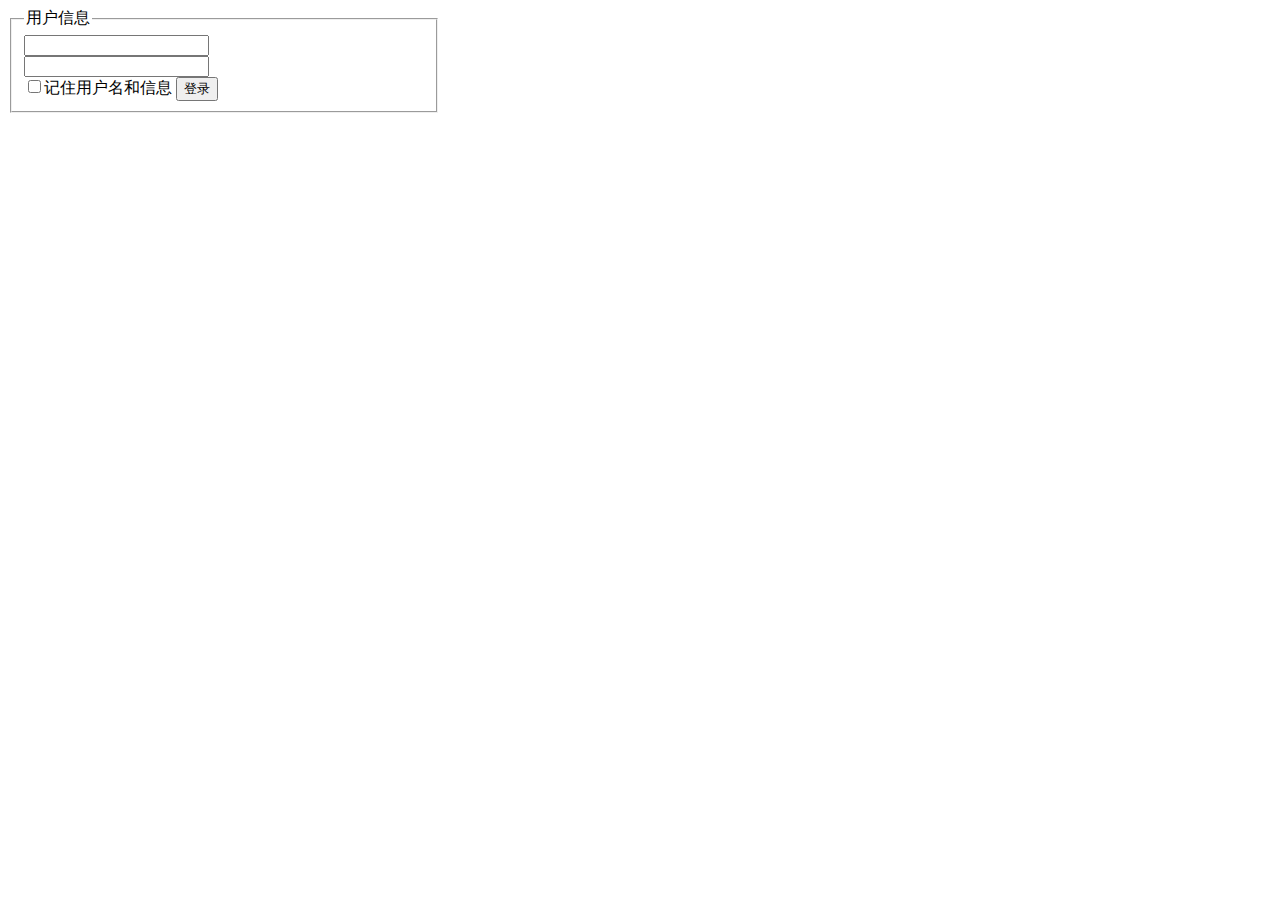
<file: 记住密码.html>
<!DOCTYPE html>
<html>
	<head>
		<meta charset="UTF-8">
		<title></title>
      <script type="text/javascript" src="public.js" ></script>
			
		</script>
	</head>
	<body>
		<fieldset style="width:400px">
			<legend>用户信息</legend>
			<input type="text" id="" value="" /><br>
			<input type="password" name="" /><br>
			<input type="checkbox" />记住用户名和信息
			<input type="button" value="登录" />
			
			
		</fieldset>
		<script type="text/javascript">
			var inpu=document.getElementsByTagName('input');
			
			if(getcookie('usename')&&getcookie('password')){
				inpu[0].value=getcookie('usename');
				inpu[1].value=getcookie('password');
				inpu[2].checked=true;
			}
			
			inpu[3].onclick=function(){
				if(inpu[2].checked){
				setcookie("usename",inpu[0].value,10);
				setcookie("password",inpu[1].value,10);
				}else{
					removecookie('usename');
					removecookie('password');
					
				}
				
			}
		
			
			
			
		</script>
	</body>
</html>
</file>
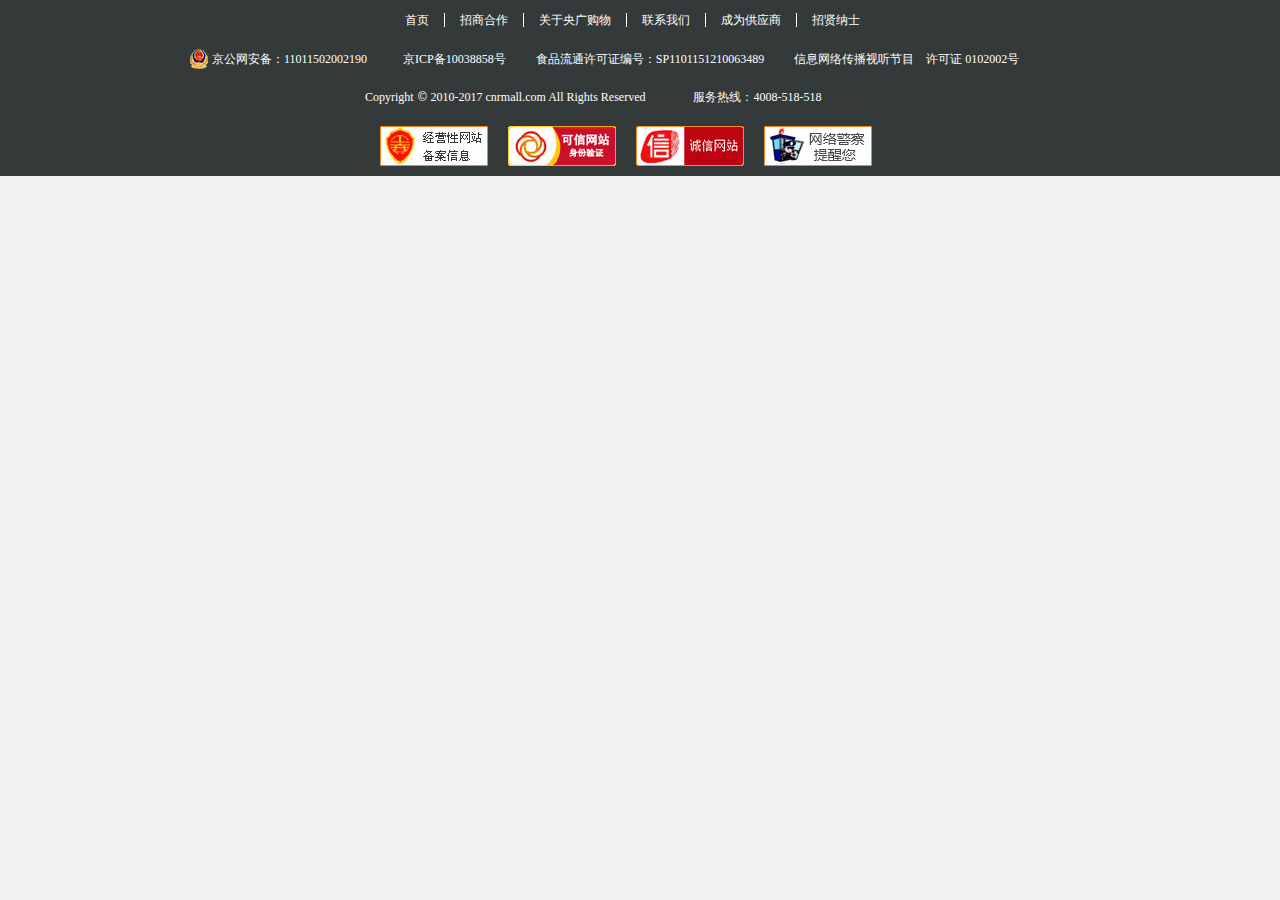
<file: response/public-footer.html>
<!DOCTYPE html>
<html>
	<head>
		<meta charset="UTF-8">
		<title></title>
		<link rel="stylesheet" href="css/public.css"/>
		
	</head>
	<body>
		<div class='footer'>
			<div class="wrapper">
				<ul class="ul1 clear"><!--//尾部公司信息-->
					<li><a href="https://www.cnrmall.com/">首页</a></li>				
					<li><a target="_blank" href="https://web.cnrmall.com/article/list/199093">招商合作</a></li>
					<li><a target="_blank" href="https://web.cnrmall.com/article/info/22">关于央广购物</a> </li>
					<li><a target="_blank" href="https://web.cnrmall.com/article/info/175304">联系我们</a></li>
					<li><a target="_blank" href="http://scm.cnrmall.com/veninfo/venlogin/index.jsp">成为供应商</a></li>
					<li><a class="border-none" target="_blank" href="https://web.cnrmall.com/article/info/532349">招贤纳士</a> </li>
				</ul>
				
				<ul class="ul2 clear"><!--//许可证标号-->
					<li><i></i><a class="ul2-a">京公网安备：11011502002190&nbsp;&nbsp</a></li>
					<li><a target="_blank" href="javascript:;">京ICP备10038858号</a></li>
					<li><a target="_blank" href="javascript:;">食品流通许可证编号：SP1101151210063489</a></li>
					<li><a target="_blank" href="javascript:;">信息网络传播视听节目　许可证 0102002号</a></li>				
				</ul>
			    <ul class="ul3 clear"><!--//服务热线-->
			    	<li>Copyright<em style="font-family:Arial,Verdana; margin:0 4px">©</em>2010-2017 cnrmall.com All Rights Reserved&nbsp;&nbsp;&nbsp;&nbsp;　　　服务热线：4008-518-518</li>
			    	
			    </ul>
			    <ul class="ul4 clear"><!--//资质图片-->
			    	<li><a href=""></a></li>
			    	<li><a href="https://ss.knet.cn/verifyseal.dll?sn=e16110811011565130ecka000000&ct=df&a=1&pa=0.8187958899309287"></a></li>
			    	<li><a href="https://credit.szfw.org/CX63030000051620161107.html"></a></li>
			    	<li><a href="http://www.bj.cyberpolice.cn/index.do"></a></li>

			    </ul>
			</div>
		</div>
		
		
		
		
		
		
		
		
	</body>
</html>
</file>
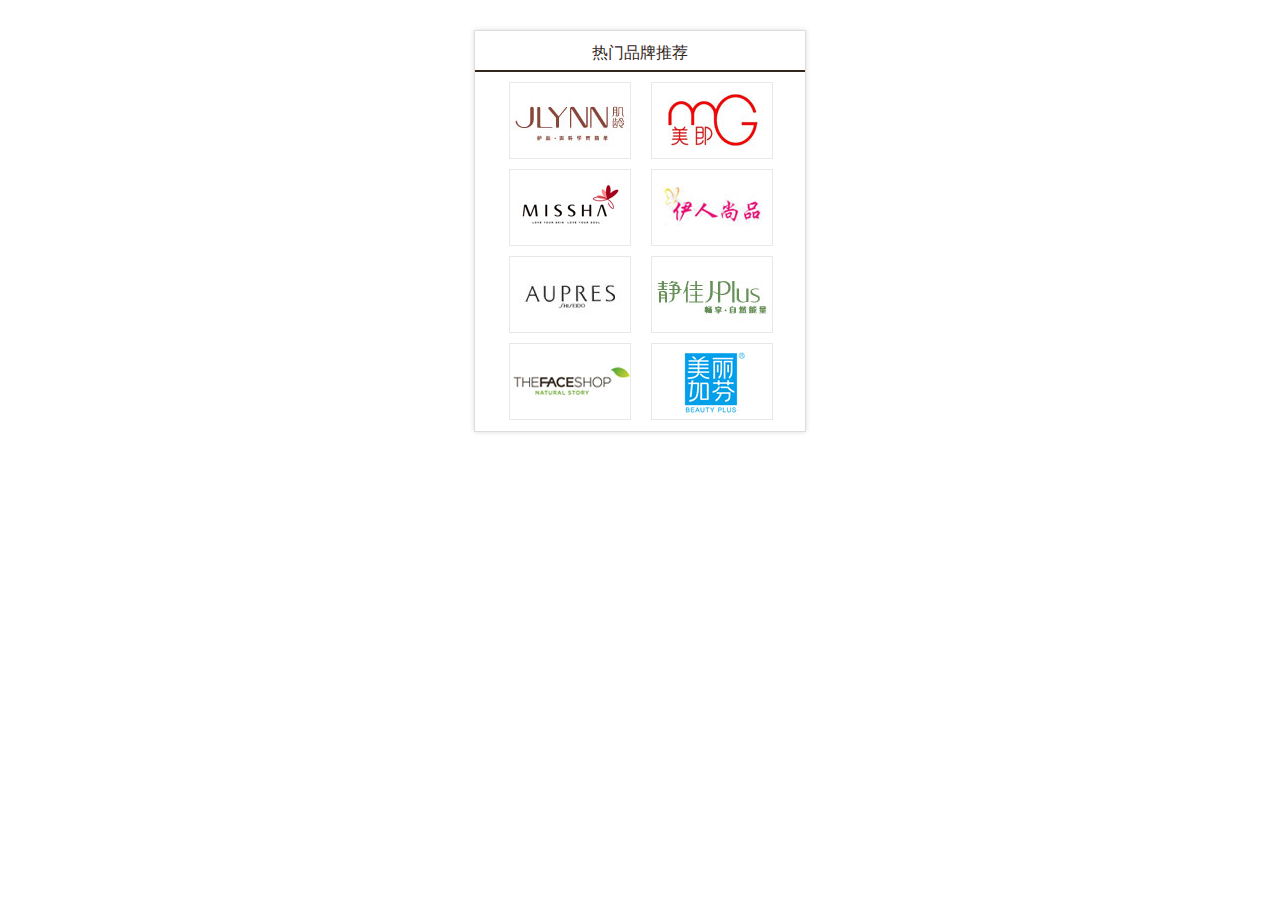
<file: 图片翻转/图片翻转.html>
﻿<!DOCTYPE html>
<html lang="en">
<head>
    <meta charset="utf-8"/>
    <title>图片翻牌旋转特效</title>
    <style>
    * {
        margin: 0px;
        padding: 0px;
    }
    
    li {
        list-style: none;
    }
    
    #brand {
        width: 330px;
        height: 400px;
        border: 1px solid #dddddd;
        box-shadow: 0px 0px 5px #dddddd;
        margin: 30px auto;
    }
    
    #brand .title {
        width: 100%;
        height: 35px;
        line-height: 35px;
        font-size: 16px;
        margin-top: 4px;
        border-bottom: 2px solid #33261c;
        text-align: center;
        color: #33261c;
    }
    
    #brand .bd-box {
        width: 284px;
        height: 358px;
        overflow: hidden;
        padding: 0px 24px;
    }
    
    #brand .bd-box li {
        float: left;
        width: 122px;
        height: 77px;
        overflow: hidden;
        position: relative;
        margin: 10px 10px 0px 10px;
    }
    
    #brand .bd-box li img {
        width: 120px;
        height: 75px;
        border: 1px solid #e9e8e8;
        position: absolute;
        left: 0px;
        top: 0px;
        z-index: 2;
        overflow: hidden;
    }
    
    #brand .bd-box li span {
        width: 120px;
        height: 0px;
        border: 1px solid #e9e8e8;
        position: absolute;
        left: 0px;
        top: 38px;
        z-index: 1;
        text-align: center;
        line-height: 75px;
        font-size: 14px;
        color: #FFF;
        background: #ffa340;
        font-weight: bold;
        overflow: hidden;
        display: none;
    }
    
    #brand .bd-box li a {
        width: 120px;
        height: 75px;
        position: absolute;
        left: 0px;
        top: 0px;
        z-index: 3;
    }
    </style>
   
</head>

<body>
    <div id="brand">
        <div class='title'>
            热门品牌推荐
        </div>
        <ul class='bd-box'>
            <li>
                <a href="http://www.baidu.com"> </a>
                <img src="images/1.jpg" />
                <span>肌龄</span>
            </li>
            <li>
                <a href="##"> </a>
                <img src="images/2.jpg" />
                <span>肌龄</span>
            </li>
            <li>
                <a href="##"> </a>
                <img src="images/3.jpg" />
                <span>肌龄</span>
            </li>
            <li>
                <a href="##"> </a>
                <img src="images/4.jpg" />
                <span>肌龄</span>
            </li>
            <li>
                <a href="##"> </a>
                <img src="images/5.jpg" />
                <span>肌龄</span>
            </li>
            <li>
                <a href="##"> </a>
                <img src="images/6.jpg" />
                <span>肌龄</span>
            </li>
            <li>
                <a href="##"> </a>
                <img src="images/7.jpg" />
                <span>肌龄</span>
            </li>
            <li>
                <a href="##"> </a>
                <img src="images/8.jpg" />
                <span>肌龄</span>
            </li>
        </ul>
    </div>
    <script src="http://apps.bdimg.com/libs/jquery/2.1.4/jquery.min.js" type="text/javascript" charset="utf-8"></script>
    <script type="text/javascript">
    	
    	/*$('li').hover(function(){
    		
    			
    		$(this).children('img').animate({
    			zIndex:1,
    			height:0,
    			top:30,
    			
    		},'slow')
    		$(this).children('span').delay(400).animate({
    			zIndex:2,
    			height:75,
    			display:'black',
    			top:0
    		},'slow');
    	
    	},function(){	
    			$(this).children('img').delay(400).animate({
    			zIndex:2,
    			height:75,
    			top:0,
    			
    		},'slow')
    		$(this).children('span').animate({
    			zIndex:1,
    			height:0,
    			display:'none',
    			top:38
    		},'slow')
    	  		 
    	})*/
    	
    	$('li').hover(function(){
    		var $img=$(this).find('img');
    		$img.animate({
    			height:0,
    			top:38
    		},function(){
    			$img.hide();
    			$img.next('span').animate({
    				height:75,
    				top:0
    				
    			})
    		})
    		
    	},function(){
    		var $img=$(this).find('img');
    		$img.next('span').animate({
    			height:0,
    			top:38
    		},function(){
    			$img.next('span').hide()
    			$img.show().animate({
    				height:75,
    				top:0
    			})
    		})
    		
    	})
    </script>
</body>

</html>
</file>
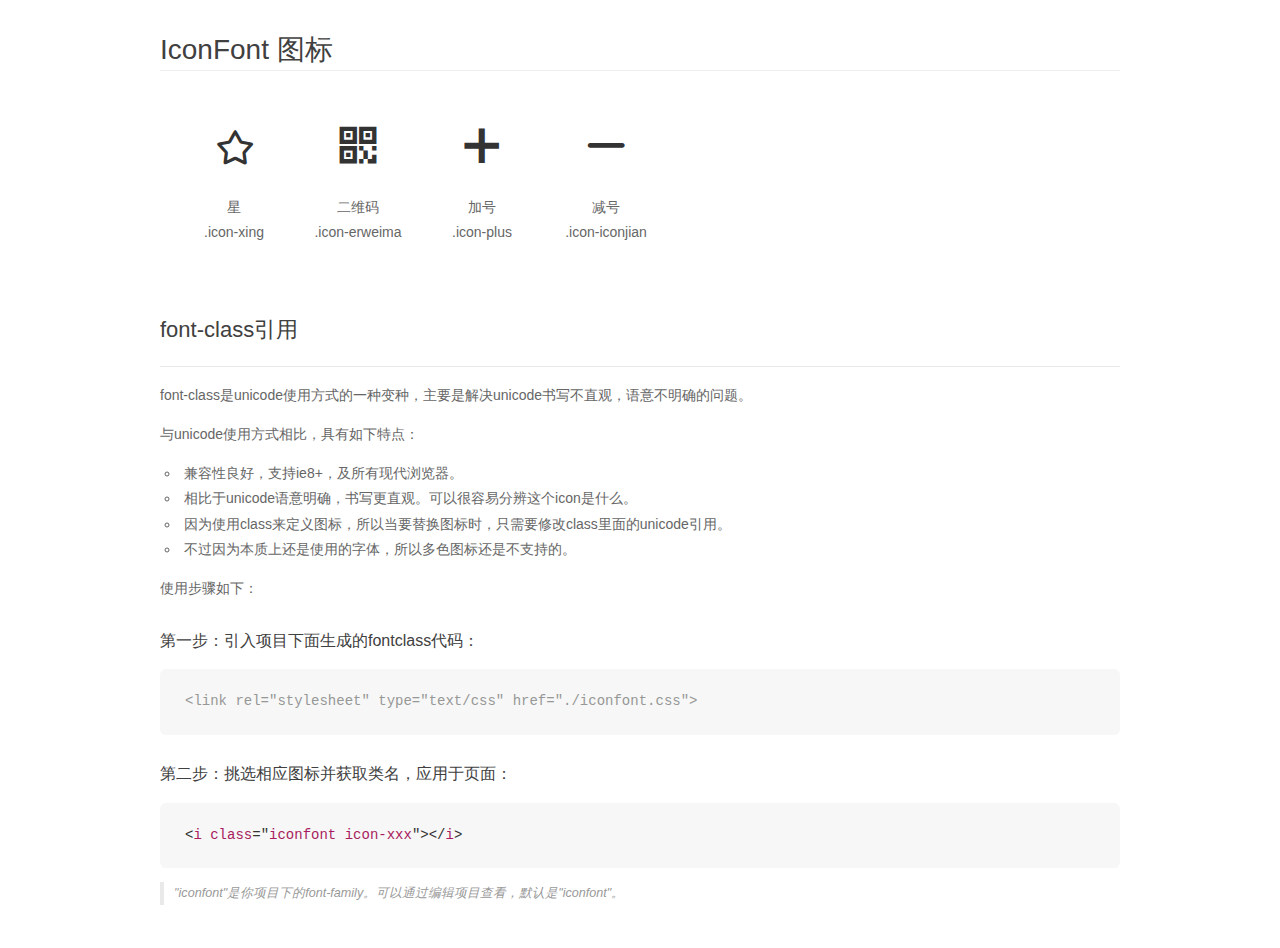
<file: response/font/demo_fontclass.html>
<!DOCTYPE html>
<html>
<head>
    <meta charset="utf-8"/>
    <title>IconFont</title>
    <link rel="stylesheet" href="demo.css">
    <link rel="stylesheet" href="iconfont.css">
</head>
<body>
    <div class="main markdown">
        <h1>IconFont 图标</h1>
        <ul class="icon_lists clear">
            
                <li>
                <i class="icon iconfont icon-xing"></i>
                    <div class="name">星</div>
                    <div class="fontclass">.icon-xing</div>
                </li>
            
                <li>
                <i class="icon iconfont icon-erweima"></i>
                    <div class="name">二维码</div>
                    <div class="fontclass">.icon-erweima</div>
                </li>
            
                <li>
                <i class="icon iconfont icon-plus"></i>
                    <div class="name">加号</div>
                    <div class="fontclass">.icon-plus</div>
                </li>
            
                <li>
                <i class="icon iconfont icon-iconjian"></i>
                    <div class="name">减号</div>
                    <div class="fontclass">.icon-iconjian</div>
                </li>
            
        </ul>

        <h2 id="font-class-">font-class引用</h2>
        <hr>

        <p>font-class是unicode使用方式的一种变种，主要是解决unicode书写不直观，语意不明确的问题。</p>
        <p>与unicode使用方式相比，具有如下特点：</p>
        <ul>
        <li>兼容性良好，支持ie8+，及所有现代浏览器。</li>
        <li>相比于unicode语意明确，书写更直观。可以很容易分辨这个icon是什么。</li>
        <li>因为使用class来定义图标，所以当要替换图标时，只需要修改class里面的unicode引用。</li>
        <li>不过因为本质上还是使用的字体，所以多色图标还是不支持的。</li>
        </ul>
        <p>使用步骤如下：</p>
        <h3 id="-fontclass-">第一步：引入项目下面生成的fontclass代码：</h3>


        <pre><code class="lang-js hljs javascript"><span class="hljs-comment">&lt;link rel="stylesheet" type="text/css" href="./iconfont.css"&gt;</span></code></pre>
        <h3 id="-">第二步：挑选相应图标并获取类名，应用于页面：</h3>
        <pre><code class="lang-css hljs">&lt;<span class="hljs-selector-tag">i</span> <span class="hljs-selector-tag">class</span>="<span class="hljs-selector-tag">iconfont</span> <span class="hljs-selector-tag">icon-xxx</span>"&gt;&lt;/<span class="hljs-selector-tag">i</span>&gt;</code></pre>
        <blockquote>
        <p>"iconfont"是你项目下的font-family。可以通过编辑项目查看，默认是"iconfont"。</p>
        </blockquote>
    </div>
</body>
</html>
</file>
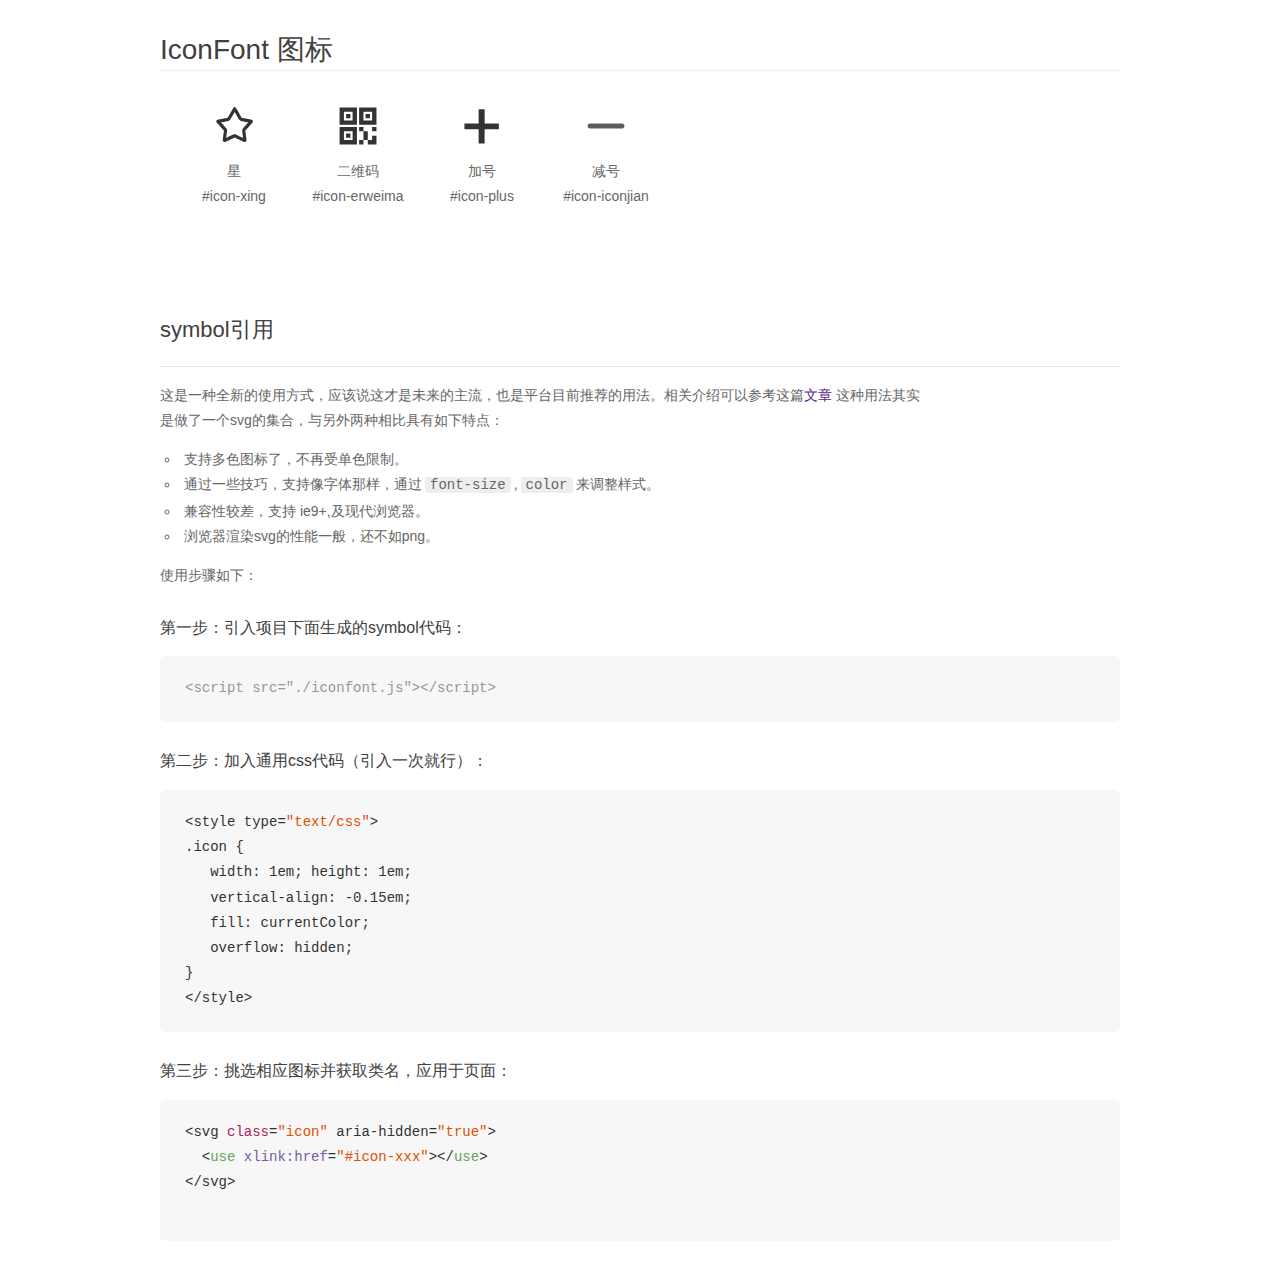
<file: response/font/demo_symbol.html>
<!DOCTYPE html>
<html>
<head>
    <meta charset="utf-8"/>
    <title>IconFont</title>
    <link rel="stylesheet" href="demo.css">
    <script src="iconfont.js"></script>

    <style type="text/css">
        .icon {
          /* 通过设置 font-size 来改变图标大小 */
          width: 1em; height: 1em;
          /* 图标和文字相邻时，垂直对齐 */
          vertical-align: -0.15em;
          /* 通过设置 color 来改变 SVG 的颜色/fill */
          fill: currentColor;
          /* path 和 stroke 溢出 viewBox 部分在 IE 下会显示
             normalize.css 中也包含这行 */
          overflow: hidden;
        }

    </style>
</head>
<body>
    <div class="main markdown">
        <h1>IconFont 图标</h1>
        <ul class="icon_lists clear">
            
                <li>
                    <svg class="icon" aria-hidden="true">
                        <use xlink:href="#icon-xing"></use>
                    </svg>
                    <div class="name">星</div>
                    <div class="fontclass">#icon-xing</div>
                </li>
            
                <li>
                    <svg class="icon" aria-hidden="true">
                        <use xlink:href="#icon-erweima"></use>
                    </svg>
                    <div class="name">二维码</div>
                    <div class="fontclass">#icon-erweima</div>
                </li>
            
                <li>
                    <svg class="icon" aria-hidden="true">
                        <use xlink:href="#icon-plus"></use>
                    </svg>
                    <div class="name">加号</div>
                    <div class="fontclass">#icon-plus</div>
                </li>
            
                <li>
                    <svg class="icon" aria-hidden="true">
                        <use xlink:href="#icon-iconjian"></use>
                    </svg>
                    <div class="name">减号</div>
                    <div class="fontclass">#icon-iconjian</div>
                </li>
            
        </ul>


        <h2 id="symbol-">symbol引用</h2>
        <hr>

        <p>这是一种全新的使用方式，应该说这才是未来的主流，也是平台目前推荐的用法。相关介绍可以参考这篇<a href="">文章</a>
        这种用法其实是做了一个svg的集合，与另外两种相比具有如下特点：</p>
        <ul>
          <li>支持多色图标了，不再受单色限制。</li>
          <li>通过一些技巧，支持像字体那样，通过<code>font-size</code>,<code>color</code>来调整样式。</li>
          <li>兼容性较差，支持 ie9+,及现代浏览器。</li>
          <li>浏览器渲染svg的性能一般，还不如png。</li>
        </ul>
        <p>使用步骤如下：</p>
        <h3 id="-symbol-">第一步：引入项目下面生成的symbol代码：</h3>
        <pre><code class="lang-js hljs javascript"><span class="hljs-comment">&lt;script src="./iconfont.js"&gt;&lt;/script&gt;</span></code></pre>
        <h3 id="-css-">第二步：加入通用css代码（引入一次就行）：</h3>
        <pre><code class="lang-js hljs javascript">&lt;style type=<span class="hljs-string">"text/css"</span>&gt;
.icon {
   width: <span class="hljs-number">1</span>em; height: <span class="hljs-number">1</span>em;
   vertical-align: <span class="hljs-number">-0.15</span>em;
   fill: currentColor;
   overflow: hidden;
}
&lt;<span class="hljs-regexp">/style&gt;</span></code></pre>
        <h3 id="-">第三步：挑选相应图标并获取类名，应用于页面：</h3>
        <pre><code class="lang-js hljs javascript">&lt;svg <span class="hljs-class"><span class="hljs-keyword">class</span></span>=<span class="hljs-string">"icon"</span> aria-hidden=<span class="hljs-string">"true"</span>&gt;<span class="xml"><span class="hljs-tag">
  &lt;<span class="hljs-name">use</span> <span class="hljs-attr">xlink:href</span>=<span class="hljs-string">"#icon-xxx"</span>&gt;</span><span class="hljs-tag">&lt;/<span class="hljs-name">use</span>&gt;</span>
</span>&lt;<span class="hljs-regexp">/svg&gt;
        </span></code></pre>
    </div>
</body>
</html>
</file>
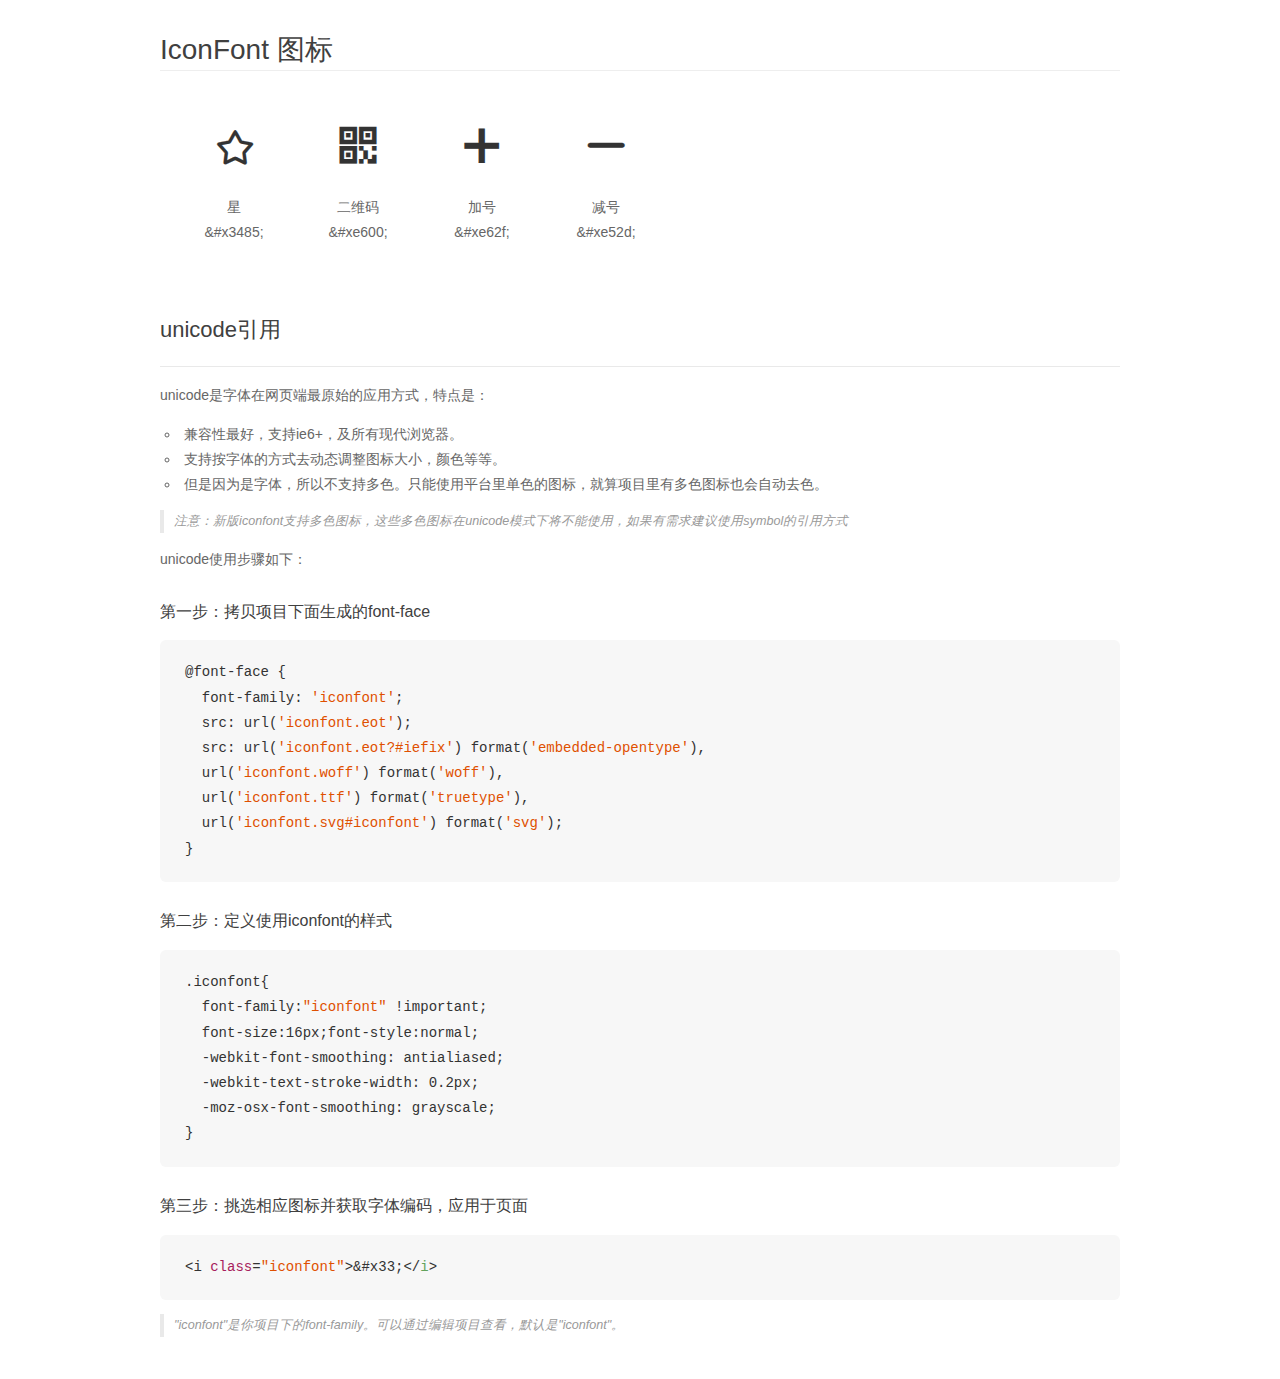
<file: response/font/demo_unicode.html>
<!DOCTYPE html>
<html>
<head>
    <meta charset="utf-8"/>
    <title>IconFont</title>
    <link rel="stylesheet" href="demo.css">

    <style type="text/css">

        @font-face {font-family: "iconfont";
          src: url('iconfont.eot'); /* IE9*/
          src: url('iconfont.eot#iefix') format('embedded-opentype'), /* IE6-IE8 */
          url('iconfont.woff') format('woff'), /* chrome, firefox */
          url('iconfont.ttf') format('truetype'), /* chrome, firefox, opera, Safari, Android, iOS 4.2+*/
          url('iconfont.svg#iconfont') format('svg'); /* iOS 4.1- */
        }

        .iconfont {
          font-family:"iconfont" !important;
          font-size:16px;
          font-style:normal;
          -webkit-font-smoothing: antialiased;
          -webkit-text-stroke-width: 0.2px;
          -moz-osx-font-smoothing: grayscale;
        }

    </style>
</head>
<body>
    <div class="main markdown">
        <h1>IconFont 图标</h1>
        <ul class="icon_lists clear">
            
                <li>
                <i class="icon iconfont">&#x3485;</i>
                    <div class="name">星</div>
                    <div class="code">&amp;#x3485;</div>
                </li>
            
                <li>
                <i class="icon iconfont">&#xe600;</i>
                    <div class="name">二维码</div>
                    <div class="code">&amp;#xe600;</div>
                </li>
            
                <li>
                <i class="icon iconfont">&#xe62f;</i>
                    <div class="name">加号</div>
                    <div class="code">&amp;#xe62f;</div>
                </li>
            
                <li>
                <i class="icon iconfont">&#xe52d;</i>
                    <div class="name">减号</div>
                    <div class="code">&amp;#xe52d;</div>
                </li>
            
        </ul>
        <h2 id="unicode-">unicode引用</h2>
        <hr>

        <p>unicode是字体在网页端最原始的应用方式，特点是：</p>
        <ul>
        <li>兼容性最好，支持ie6+，及所有现代浏览器。</li>
        <li>支持按字体的方式去动态调整图标大小，颜色等等。</li>
        <li>但是因为是字体，所以不支持多色。只能使用平台里单色的图标，就算项目里有多色图标也会自动去色。</li>
        </ul>
        <blockquote>
        <p>注意：新版iconfont支持多色图标，这些多色图标在unicode模式下将不能使用，如果有需求建议使用symbol的引用方式</p>
        </blockquote>
        <p>unicode使用步骤如下：</p>
        <h3 id="-font-face">第一步：拷贝项目下面生成的font-face</h3>
        <pre><code class="lang-js hljs javascript">@font-face {
  font-family: <span class="hljs-string">'iconfont'</span>;
  src: url(<span class="hljs-string">'iconfont.eot'</span>);
  src: url(<span class="hljs-string">'iconfont.eot?#iefix'</span>) format(<span class="hljs-string">'embedded-opentype'</span>),
  url(<span class="hljs-string">'iconfont.woff'</span>) format(<span class="hljs-string">'woff'</span>),
  url(<span class="hljs-string">'iconfont.ttf'</span>) format(<span class="hljs-string">'truetype'</span>),
  url(<span class="hljs-string">'iconfont.svg#iconfont'</span>) format(<span class="hljs-string">'svg'</span>);
}
</code></pre>
        <h3 id="-iconfont-">第二步：定义使用iconfont的样式</h3>
        <pre><code class="lang-js hljs javascript">.iconfont{
  font-family:<span class="hljs-string">"iconfont"</span> !important;
  font-size:<span class="hljs-number">16</span>px;font-style:normal;
  -webkit-font-smoothing: antialiased;
  -webkit-text-stroke-width: <span class="hljs-number">0.2</span>px;
  -moz-osx-font-smoothing: grayscale;
}
</code></pre>
        <h3 id="-">第三步：挑选相应图标并获取字体编码，应用于页面</h3>
        <pre><code class="lang-js hljs javascript">&lt;i <span class="hljs-class"><span class="hljs-keyword">class</span></span>=<span class="hljs-string">"iconfont"</span>&gt;&amp;#x33;<span class="xml"><span class="hljs-tag">&lt;/<span class="hljs-name">i</span>&gt;</span></span></code></pre>

        <blockquote>
        <p>"iconfont"是你项目下的font-family。可以通过编辑项目查看，默认是"iconfont"。</p>
        </blockquote>
    </div>


</body>
</html>
</file>
<file: response/css/public.css>
* {
  margin: 0;
  padding: 0;
}

a {
  color: #7b7b7b;
  text-decoration: none;
}

.clear:after {
  content: "";
  display: block;
  height: 0;
  clear: both;
}

li {
  list-style: none;
}

body {
  background: #F2F2F2;
  padding: 5px;
}

.clear:after {
  content: "";
  display: block;
  height: 0;
  clear: both;
}

html, body, div, ul, ol, li, dl, dt, dd, h1, h2, h3, h4, h5, h6, pre, form, p, blockquote, fieldset, input {
  margin: 0;
  padding: 0;
}

article, aside, dialog, footer, header, section, footer, nav, figure, menu {
  display: block;
}

li {
  list-style: none;
}

a {
  color: #7b7b7b;
  text-decoration: none;
}

.header {
  font-size: 14px;
  width: 100%;
  background: #f6f6f6;
}
.header .wrapper {
  width: 1200px;
  margin: 0 auto;
  padding: 10px 30px 10px 10px;
}
.header .wrapper .left {
  position: relative;
  z-index: 1;
  float: left;
}
.header .wrapper .right {
  float: right;
}
.header .wrapper .right .login, .header .wrapper .right .quickMenu, .header .wrapper .right .new-home {
  height: 20px;
  float: left;
}

.quickMenu dl {
  float: left;
  position: relative;
}
.quickMenu dl dt {
  border-left: solid 1px #E1E1E1;
  padding-left: 14px;
  font-size: 14px;
  color: #7b7b7b;
  margin: 0 10px 0 0;
}
.quickMenu dl dt .arrow {
  background: url(../img/top_bg.png) no-repeat 0 0;
  vertical-align: middle;
  display: inline-block;
  width: 6px;
  height: 3px;
  margin-left: 6px;
  transition: all 0.5s;
}
.quickMenu dl:hover .arrow {
  transform: rotateZ(180deg);
}
.quickMenu dl:hover .arrow1 {
  display: block;
}
.quickMenu dl:hover dd {
  height: 100px;
  border: solid 1px #E1E1E1;
  border-top: none;
}
.quickMenu dl dd {
  width: 80px;
  height: 0px;
  background: #fff;
  position: absolute;
  border-top: none;
  overflow: hidden;
  left: 5px;
  padding-left: 8px;
  transition: all 0.2s;
  z-index: 100;
}
.quickMenu dl dd ul li {
  margin: 10px 0 10px 0;
}

.arrow1 {
  width: 80px;
  height: 20px;
  background: #fff;
  position: absolute;
  left: 5px;
  top: 0;
  border: solid 1px #E1E1E1;
  text-align: center;
  padding-left: 8px;
  display: none;
  color: #7b7b7b;
}
.arrow1 .arrow {
  background: url(../img/top_bg.png) no-repeat 0 0;
  vertical-align: middle;
  display: inline-block;
  width: 6px;
  height: 3px;
  margin-left: 6px;
  transition: all 0.5s;
}

.login .c-danger {
  color: red;
}

.new-home {
  margin-left: 10px;
}
.new-home img {
  vertical-align: middle;
}

.login li a:hover, .quickMenu li a:hover, .new-home li a:hover {
  color: red;
}

.search {
  width: 100%;
  padding-bottom: 20px;
  background: #fff;
}

.search .wrapper {
  width: 1200px;
  margin: 0 auto;
}
.search .wrapper .logo {
  width: 240px;
  height: 68px;
  float: left;
  margin: 22px 80px auto 0;
}
.search .wrapper .search-layout {
  width: 550px;
  float: left;
  margin: 24px 0 0 38px;
}
.search .wrapper .search-layout .top {
  display: block;
  width: 100%;
  height: 36px;
  position: relative;
  border: 2px solid #f15c18;
}
.search .wrapper .search-layout .top .title {
  float: left;
  width: 68px;
  height: 36px;
  background: #f8f8f8;
}
.search .wrapper .search-layout .top .title a {
  display: block;
  font-size: 12px;
  border-right: #f0f0f0 1px solid;
  height: 36px;
  background: #f8f8f8;
  width: 53px;
  line-height: 36px;
  padding-left: 15px;
  position: relative;
}
.search .wrapper .search-layout .top .title a i {
  display: block;
  position: absolute;
  left: 53px;
  top: 17px;
  width: 8px;
  height: 4px;
  background: url(../img/top_bg.png) -20px 0;
}
.search .wrapper .search-layout .top .input {
  float: left;
}
.search .wrapper .search-layout .top .input input {
  width: 357px;
  height: 24px;
  padding: 7px 5px 5px 20px;
  line-height: 22px;
  color: #555;
  border: none;
  outline: none;
}
.search .wrapper .search-layout .top .botton {
  float: left;
  width: 100px;
}
.search .wrapper .search-layout .top .botton .bnt {
  width: 100px;
  height: 36px;
  background: #f15c18;
  line-height: 36px;
  color: #555;
  border: none;
  outline: none;
  color: #fff;
  cursor: pointer;
}

.search .bottom {
  width: 550px;
}
.search .bottom ul li {
  float: left;
}
.search .bottom ul li a {
  font-size: 12px;
  padding: 0 7px;
  color: #999;
  border-right: 1px solid #999;
}
.search .bottom ul li:nth-of-type(7) a {
  border-right: none;
}

.search-menu {
  font-size: 12px;
  margin-top: 24px;
  float: right;
}
.search-menu .left, .search-menu .right {
  width: 116px;
  height: 36px;
  float: left;
  cursor: pointer;
}
.search-menu .left dl, .search-menu .right dl {
  position: relative;
  width: 100%;
  height: 100%;
}
.search-menu .left dl dt, .search-menu .right dl dt {
  width: 100%;
  height: 100%;
  border: 1px solid #f0f0f0;
}
.search-menu .left dl dt span, .search-menu .right dl dt span {
  float: left;
  display: block;
  width: 20px;
  height: 18px;
  margin: 6px 10px;
  background: url(../img/yangguang.png) no-repeat -7px -4px;
}
.search-menu .left dl dt div, .search-menu .right dl dt div {
  float: left;
  width: 60px;
  height: 20px;
  display: block;
  color: #000000;
  margin: 9px 0px;
}
.search-menu .left dl dt div a, .search-menu .right dl dt div a {
  width: 100%;
  height: 100%;
}
.search-menu .left dl dt i, .search-menu .right dl dt i {
  margin: 15px 0;
  float: left;
  display: block;
  width: 10px;
  height: 18px;
  background: url(../img/top_bg.png) no-repeat -150px -16px;
}

.search-menu .left dd {
  display: none;
  position: absolute;
  top: 0px;
  left: -176px;
  width: 272px;
  height: 159px;
  padding: 10px;
  background: #fff;
  border: 1px solid #f0f0f0;
  position: relative;
}
.search-menu .left dd .yin {
  width: 116px;
  height: 2px;
  background: #FFF;
  position: absolute;
  right: 0;
  top: -2px;
}
.search-menu .left dd .user-box {
  height: 59px;
}
.search-menu .left dd .user-box .user-avatar {
  float: left;
  width: 48px;
  height: 48px;
  border-radius: 100%;
}
.search-menu .left dd .user-box .user-avatar img {
  width: 48px;
  height: 48px;
  border-radius: 100%;
}
.search-menu .left dd .user-box .user-info {
  float: right;
  width: 190px;
}
.search-menu .left dd .user-box .user-info a {
  border-radius: 3px !important;
  font-size: 12px !important;
  line-height: 1.5 !important;
  padding: 5px 10px !important;
  background-color: #fff;
  border-color: #E2E7EB;
  color: #333;
  display: inline-block;
  padding: 6px 12px;
  margin-bottom: 0;
  text-align: center;
  vertical-align: top;
  border: 1px solid #f0f0f0;
}
.search-menu .left dd .user-box .user-info a:hover {
  background-color: #E2E7EB;
}

.search-menu .right dd {
  display: none;
  position: absolute;
  top: -1px;
  left: -254px;
  width: 350px;
  padding: 10px;
  background: #fff;
  border: 1px solid #f0f0f0;
  position: relative;
}
.search-menu .right dd .yin {
  width: 116px;
  height: 2px;
  background: #FFF;
  position: absolute;
  right: 0;
  top: -2px;
}
.search-menu .right dd .user-box .user-avatar {
  font-weight: 900;
  padding-bottom: 20px;
  border-bottom: #555555 1px solid;
}
.search-menu .right dd .user-box .user-info {
  padding: 20px 20px;
}

.user-centent-menu {
  width: 100%;
  overflow: hidden;
  border-top: 1px dashed #E2E7EB;
  padding-top: 10px;
}
.user-centent-menu ul {
  width: 100%;
}
.user-centent-menu ul li {
  width: 50%;
  float: left;
  padding: 4px 0;
  margin: 0;
}
.user-centent-menu ul li a {
  color: #333;
  font-size: 12px;
}

img {
  border: 0;
}

.user-centent-menu a:hover {
  color: #FF0000;
}

.search-menu .right {
  margin-left: 10px;
}

.search-menu .right dl dt span {
  background: url(../img/yangguang.png) no-repeat -36px -3px;
  margin: 6px 7px;
}

.search-menu .right dl dt i {
  margin: 15px 0 15px 7px;
}

#nav {
  width: 100%;
  background: #fff;
  border-bottom: #F15C18 1px solid;
}
#nav .wrapper {
  width: 1200px;
  margin: 0 auto;
}
#nav .wrapper .all-category {
  float: left;
  width: 172px;
  height: 40px;
  background-color: #F15C18;
}
#nav .wrapper .all-category a {
  width: 100%;
  display: block;
  height: 100%;
  text-align: center;
  line-height: 40px;
  color: #fff;
}
#nav .wrapper ul {
  float: left;
}
#nav .wrapper ul li {
  float: left;
  padding: 0 20px;
  height: 40px;
}
#nav .wrapper ul li a {
  display: block;
  width: 100%;
  height: 100%;
  line-height: 40px;
}
#nav .wrapper ul li a:hover {
  color: #FF6D02;
}

.footer {
  background: #343a3a;
}
.footer .wrapper {
  width: 1200px;
  margin: 0 auto;
}
.footer .wrapper ul {
  padding: 10px 0;
}
.footer .wrapper ul li {
  color: #fff;
  float: left;
}
.footer .wrapper ul li a {
  color: #fff;
}
.footer .wrapper ul li i {
  color: #fff;
}

.ul1 {
  width: 500px;
  margin: 0 auto;
}
.ul1 li a {
  padding: 0 15px;
  border-right: 1px solid #fff;
  font-size: 12px;
}
.ul1 li .border-none {
  border-right: none;
}
.ul1 li:hover {
  text-decoration: underline;
}

.ul2 {
  width: 900px;
  margin: 0 auto;
}
.ul2 li a {
  padding: 0 15px;
  font-size: 12px;
}
.ul2 li:hover {
  text-decoration: underline;
}
.ul2 li i {
  background: url(../img/gh.png);
  margin-right: 4px;
  vertical-align: middle;
  width: 18px;
  height: 20px;
  display: inline-block;
}

.ul2 li .ul2-a {
  padding: 0 15px 0 0;
}

.ul3 {
  width: 550px;
  margin: 0 auto;
}
.ul3 li {
  font-size: 12px;
}
.ul3 li em {
  font-size: 12px;
}

.ul4 {
  width: 520px;
  margin: 0 auto;
}
.ul4 a {
  display: block;
  width: 108px;
  height: 40px;
  margin-right: 20px;
}

.ul4 li:nth-of-type(1) a {
  background: url(../img/yangguang-footer.png) no-repeat 0 0;
}

.ul4 li:nth-of-type(2) a {
  background: url(../img/yangguang-footer.png) no-repeat -244px 0;
}

.ul4 li:nth-of-type(3) a {
  background: url(../img/yangguang-footer.png) no-repeat -366px 0;
}

.ul4 li:nth-of-type(4) a {
  background: url(../img/yangguang-footer.png) no-repeat -488px 0;
}

/*# sourceMappingURL=public.css.map */
</file>
<file: response/font/iconfont.css>
@font-face {font-family: "iconfont";
  src: url('iconfont.eot?t=1512713346303'); /* IE9*/
  src: url('iconfont.eot?t=1512713346303#iefix') format('embedded-opentype'), /* IE6-IE8 */
  url('[data-uri]') format('woff'),
  url('iconfont.ttf?t=1512713346303') format('truetype'), /* chrome, firefox, opera, Safari, Android, iOS 4.2+*/
  url('iconfont.svg?t=1512713346303#iconfont') format('svg'); /* iOS 4.1- */
}

.iconfont {
  font-family:"iconfont" !important;
  font-size:16px;
  font-style:normal;
  -webkit-font-smoothing: antialiased;
  -moz-osx-font-smoothing: grayscale;
}

.icon-xing:before { content: "\3485"; }

.icon-erweima:before { content: "\e600"; }

.icon-plus:before { content: "\e62f"; }

.icon-iconjian:before { content: "\e52d"; }
</file>
<file: response/font/demo.css>
*{margin: 0;padding: 0;list-style: none;}
/*
KISSY CSS Reset
理念：1. reset 的目的不是清除浏览器的默认样式，这仅是部分工作。清除和重置是紧密不可分的。
2. reset 的目的不是让默认样式在所有浏览器下一致，而是减少默认样式有可能带来的问题。
3. reset 期望提供一套普适通用的基础样式。但没有银弹，推荐根据具体需求，裁剪和修改后再使用。
特色：1. 适应中文；2. 基于最新主流浏览器。
维护：玉伯<lifesinger@gmail.com>, 正淳<ragecarrier@gmail.com>
 */

/** 清除内外边距 **/
body, h1, h2, h3, h4, h5, h6, hr, p, blockquote, /* structural elements 结构元素 */
dl, dt, dd, ul, ol, li, /* list elements 列表元素 */
pre, /* text formatting elements 文本格式元素 */
form, fieldset, legend, button, input, textarea, /* form elements 表单元素 */
th, td /* table elements 表格元素 */ {
  margin: 0;
  padding: 0;
}

/** 设置默认字体 **/
body,
button, input, select, textarea /* for ie */ {
  font: 12px/1.5 tahoma, arial, \5b8b\4f53, sans-serif;
}
h1, h2, h3, h4, h5, h6 { font-size: 100%; }
address, cite, dfn, em, var { font-style: normal; } /* 将斜体扶正 */
code, kbd, pre, samp { font-family: courier new, courier, monospace; } /* 统一等宽字体 */
small { font-size: 12px; } /* 小于 12px 的中文很难阅读，让 small 正常化 */

/** 重置列表元素 **/
ul, ol { list-style: none; }

/** 重置文本格式元素 **/
a { text-decoration: none; }
a:hover { text-decoration: underline; }


/** 重置表单元素 **/
legend { color: #000; } /* for ie6 */
fieldset, img { border: 0; } /* img 搭车：让链接里的 img 无边框 */
button, input, select, textarea { font-size: 100%; } /* 使得表单元素在 ie 下能继承字体大小 */
/* 注：optgroup 无法扶正 */

/** 重置表格元素 **/
table { border-collapse: collapse; border-spacing: 0; }

/* 清除浮动 */
.ks-clear:after, .clear:after {
  content: '\20';
  display: block;
  height: 0;
  clear: both;
}
.ks-clear, .clear {
  *zoom: 1;
}

.main {
  padding: 30px 100px;
width: 960px;
margin: 0 auto;
}
.main h1{font-size:36px; color:#333; text-align:left;margin-bottom:30px; border-bottom: 1px solid #eee;}

.helps{margin-top:40px;}
.helps pre{
  padding:20px;
  margin:10px 0;
  border:solid 1px #e7e1cd;
  background-color: #fffdef;
  overflow: auto;
}

.icon_lists{
  width: 100% !important;

}

.icon_lists li{
  float:left;
  width: 100px;
  height:180px;
  text-align: center;
  list-style: none !important;
}
.icon_lists .icon{
  font-size: 42px;
  line-height: 100px;
  margin: 10px 0;
  color:#333;
  -webkit-transition: font-size 0.25s ease-out 0s;
  -moz-transition: font-size 0.25s ease-out 0s;
  transition: font-size 0.25s ease-out 0s;

}
.icon_lists .icon:hover{
  font-size: 100px;
}



.markdown {
  color: #666;
  font-size: 14px;
  line-height: 1.8;
}

.highlight {
  line-height: 1.5;
}

.markdown img {
  vertical-align: middle;
  max-width: 100%;
}

.markdown h1 {
  color: #404040;
  font-weight: 500;
  line-height: 40px;
  margin-bottom: 24px;
}

.markdown h2,
.markdown h3,
.markdown h4,
.markdown h5,
.markdown h6 {
  color: #404040;
  margin: 1.6em 0 0.6em 0;
  font-weight: 500;
  clear: both;
}

.markdown h1 {
  font-size: 28px;
}

.markdown h2 {
  font-size: 22px;
}

.markdown h3 {
  font-size: 16px;
}

.markdown h4 {
  font-size: 14px;
}

.markdown h5 {
  font-size: 12px;
}

.markdown h6 {
  font-size: 12px;
}

.markdown hr {
  height: 1px;
  border: 0;
  background: #e9e9e9;
  margin: 16px 0;
  clear: both;
}

.markdown p,
.markdown pre {
  margin: 1em 0;
}

.markdown > p,
.markdown > blockquote,
.markdown > .highlight,
.markdown > ol,
.markdown > ul {
  width: 80%;
}

.markdown ul > li {
  list-style: circle;
}

.markdown > ul li,
.markdown blockquote ul > li {
  margin-left: 20px;
  padding-left: 4px;
}

.markdown > ul li p,
.markdown > ol li p {
  margin: 0.6em 0;
}

.markdown ol > li {
  list-style: decimal;
}

.markdown > ol li,
.markdown blockquote ol > li {
  margin-left: 20px;
  padding-left: 4px;
}

.markdown code {
  margin: 0 3px;
  padding: 0 5px;
  background: #eee;
  border-radius: 3px;
}

.markdown pre {
  border-radius: 6px;
  background: #f7f7f7;
  padding: 20px;
}

.markdown pre code {
  border: none;
  background: #f7f7f7;
  margin: 0;
}

.markdown strong,
.markdown b {
  font-weight: 600;
}

.markdown > table {
  border-collapse: collapse;
  border-spacing: 0px;
  empty-cells: show;
  border: 1px solid #e9e9e9;
  width: 95%;
  margin-bottom: 24px;
}

.markdown > table th {
  white-space: nowrap;
  color: #333;
  font-weight: 600;

}

.markdown > table th,
.markdown > table td {
  border: 1px solid #e9e9e9;
  padding: 8px 16px;
  text-align: left;
}

.markdown > table th {
  background: #F7F7F7;
}

.markdown blockquote {
  font-size: 90%;
  color: #999;
  border-left: 4px solid #e9e9e9;
  padding-left: 0.8em;
  margin: 1em 0;
  font-style: italic;
}

.markdown blockquote p {
  margin: 0;
}

.markdown .anchor {
  opacity: 0;
  transition: opacity 0.3s ease;
  margin-left: 8px;
}

.markdown .waiting {
  color: #ccc;
}

.markdown h1:hover .anchor,
.markdown h2:hover .anchor,
.markdown h3:hover .anchor,
.markdown h4:hover .anchor,
.markdown h5:hover .anchor,
.markdown h6:hover .anchor {
  opacity: 1;
  display: inline-block;
}

.markdown > br,
.markdown > p > br {
  clear: both;
}


.hljs {
  display: block;
  background: white;
  padding: 0.5em;
  color: #333333;
  overflow-x: auto;
}

.hljs-comment,
.hljs-meta {
  color: #969896;
}

.hljs-string,
.hljs-variable,
.hljs-template-variable,
.hljs-strong,
.hljs-emphasis,
.hljs-quote {
  color: #df5000;
}

.hljs-keyword,
.hljs-selector-tag,
.hljs-type {
  color: #a71d5d;
}

.hljs-literal,
.hljs-symbol,
.hljs-bullet,
.hljs-attribute {
  color: #0086b3;
}

.hljs-section,
.hljs-name {
  color: #63a35c;
}

.hljs-tag {
  color: #333333;
}

.hljs-title,
.hljs-attr,
.hljs-selector-id,
.hljs-selector-class,
.hljs-selector-attr,
.hljs-selector-pseudo {
  color: #795da3;
}

.hljs-addition {
  color: #55a532;
  background-color: #eaffea;
}

.hljs-deletion {
  color: #bd2c00;
  background-color: #ffecec;
}

.hljs-link {
  text-decoration: underline;
}

pre{
  background: #fff;
}
</file>
